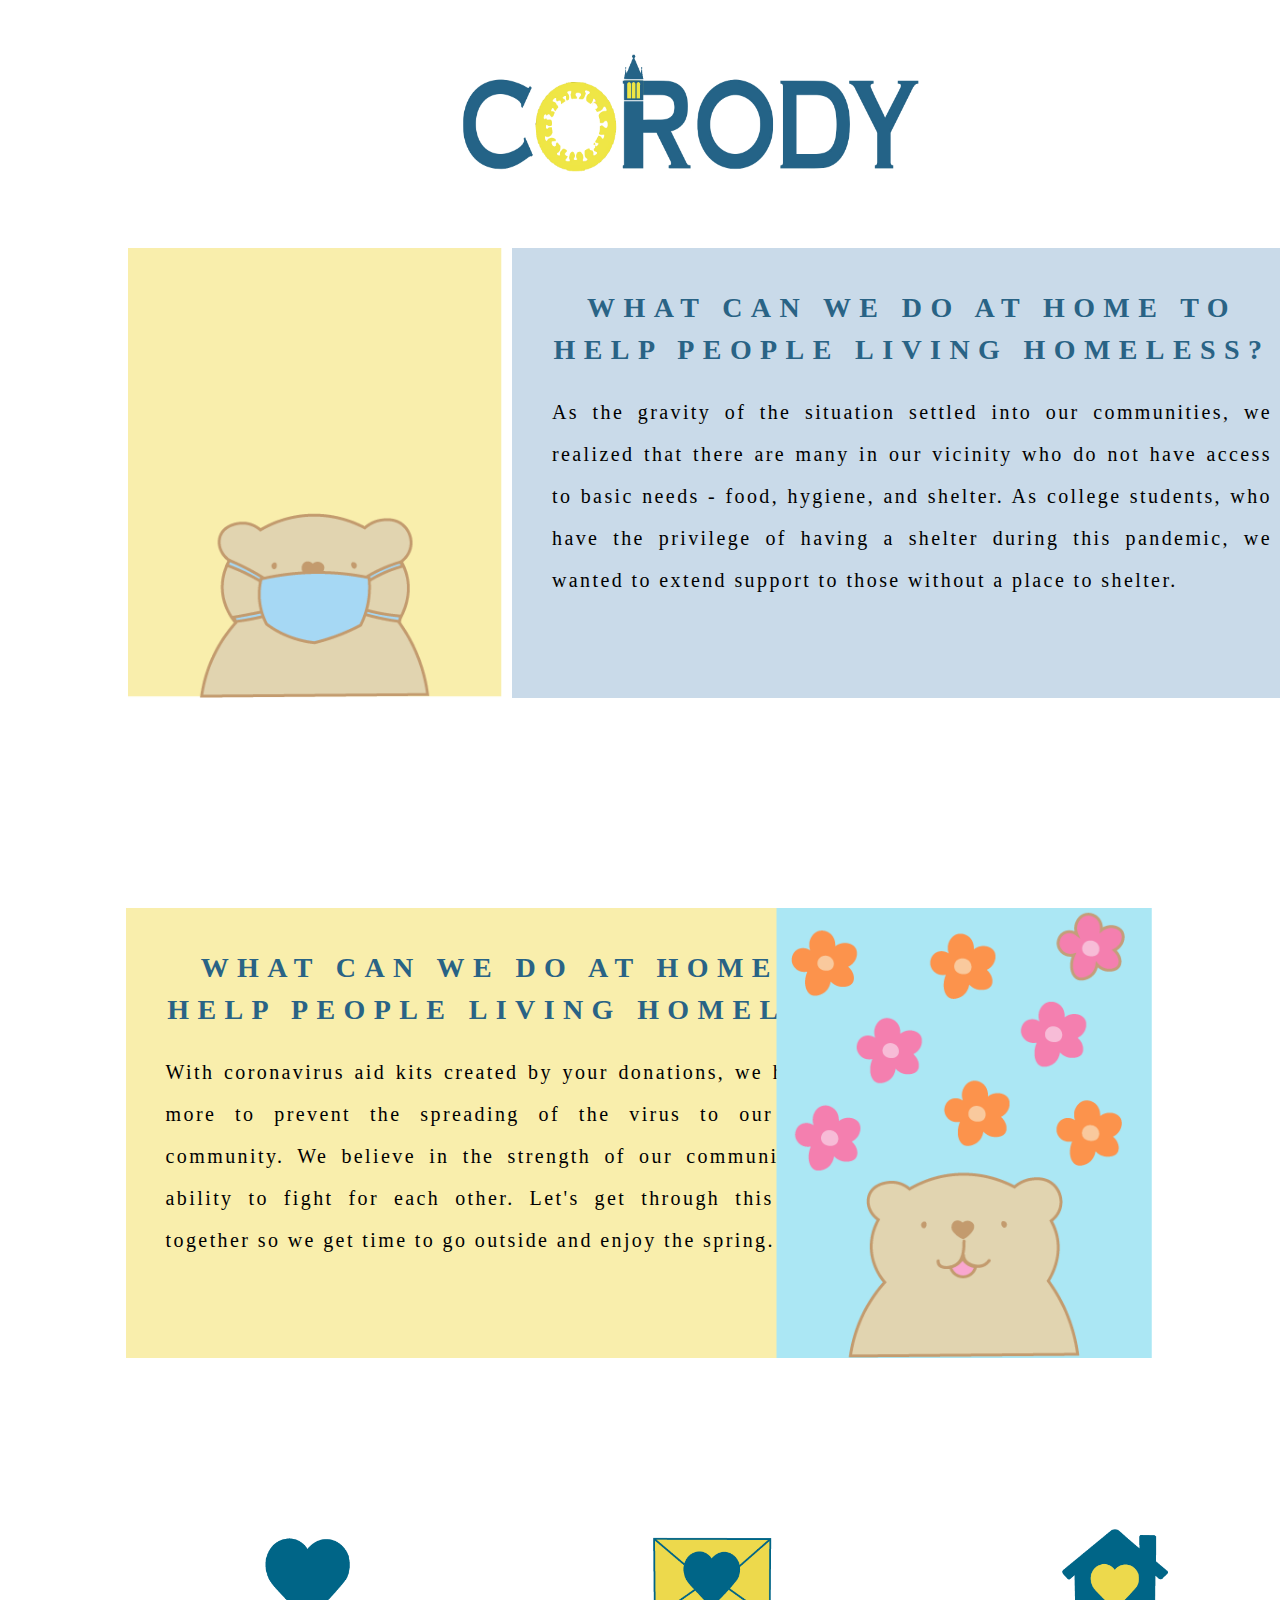
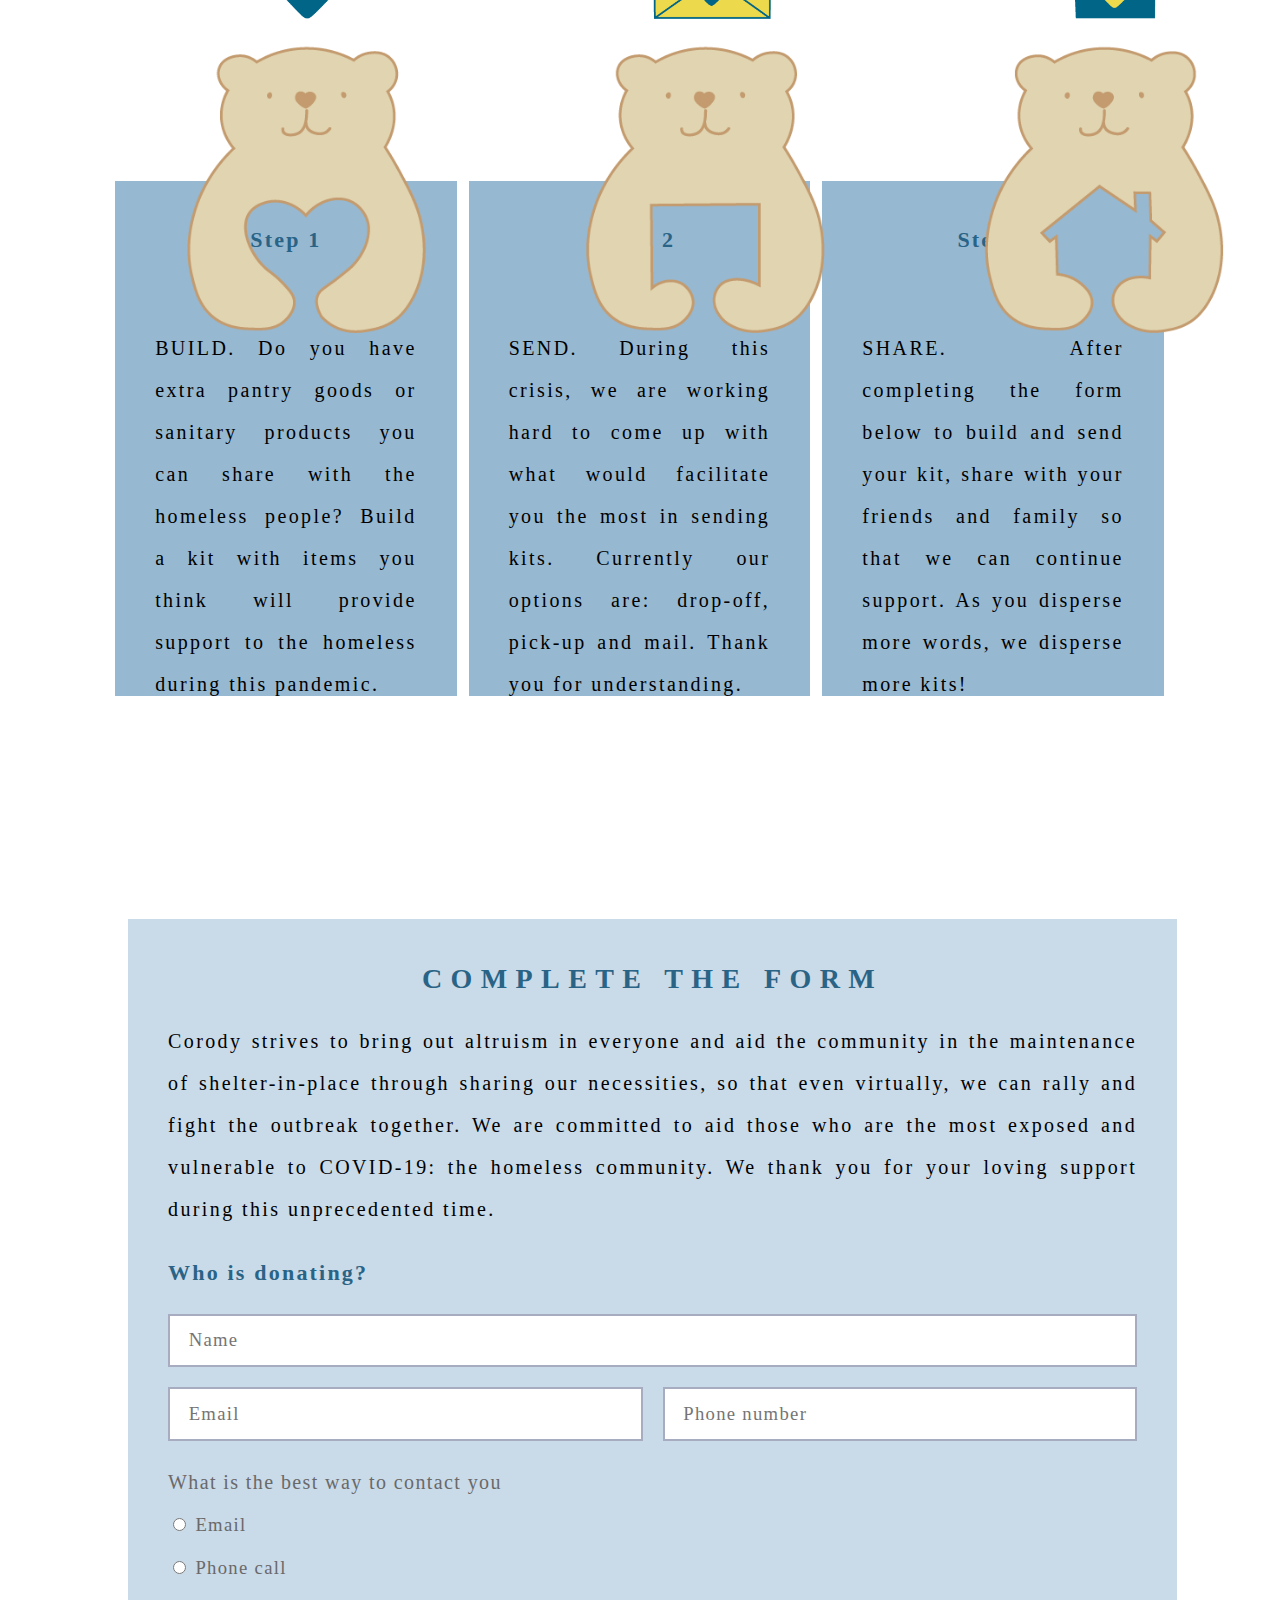
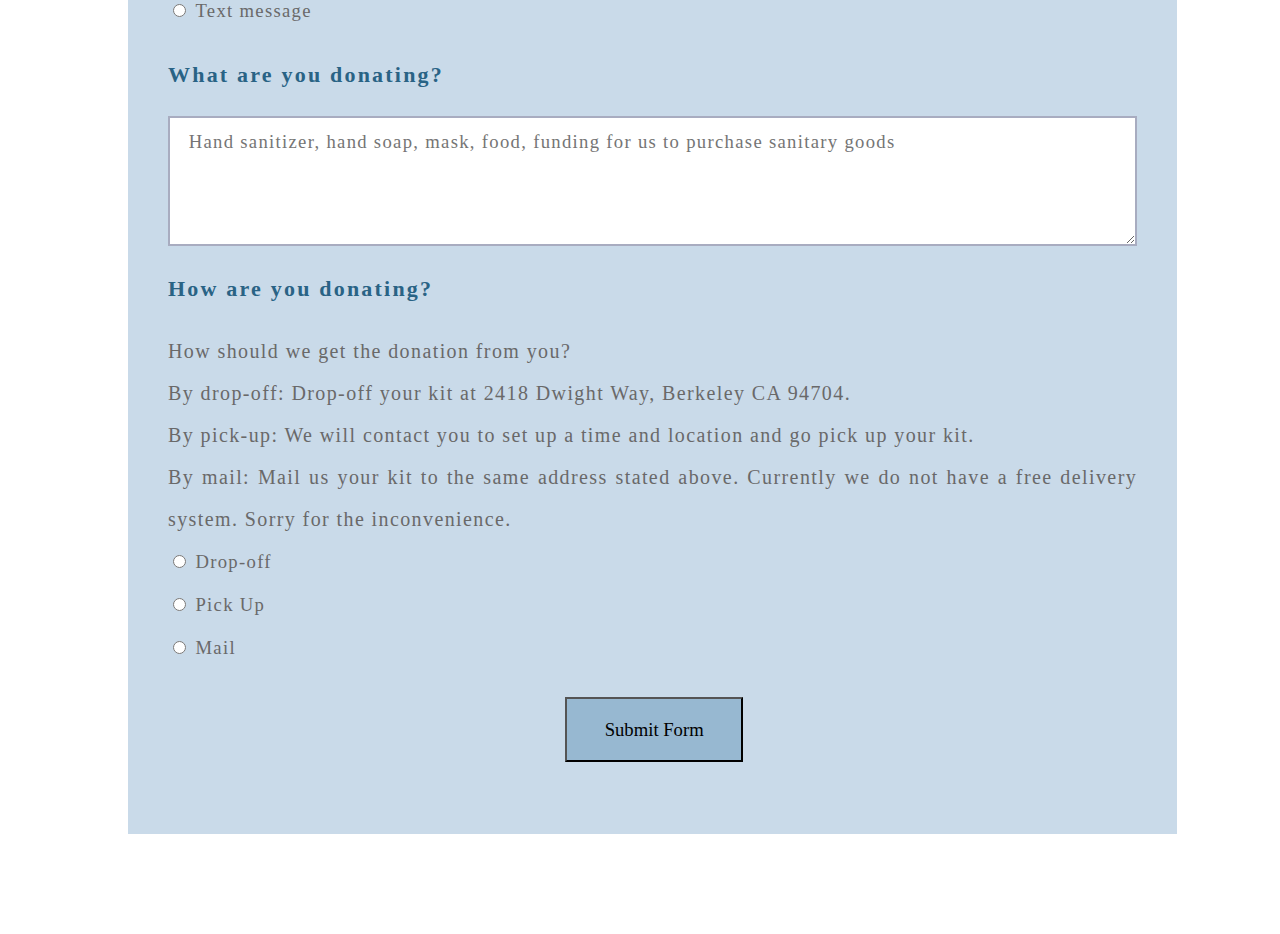
<file: index.html>
<!DOCTYPE HTML>

<html>
	<head>
		<title>Corody Web Application</title>
		<meta charset="utf-8"/>
		<meta name="viewport" content="width=device-width, initial-scale=1, user-scalable=no"/>
		<link rel="stylesheet" href="assets/files/main.css"/>
		<!-- <noscript><link rel="stylesheet" href="assets/css/noscript.css" /></noscript> -->
	</head>
		
		<section class="main first">
			<div class="content first">	
				<div id= "logo">
					<img src="assets/images/logo.png">
				</div>
				<div class="textbox format1">
					<article>
						<div id="bear1">
							<img src="assets/images/bear_mask.png">
						</div>
			  			<div class="text style1">
			  				<h1>What can we do at home to help people living homeless?</h1>
					  		<p>
								As the gravity of the situation settled into our communities, we realized that there are many in our vicinity who do not have access to basic needs - food, hygiene, and shelter. As college students, who have the privilege of having a shelter during this pandemic, we wanted to extend support to those without a place to shelter. 
							</p>
			  			</div>
			  		</article>
				</div>		
			</div>	
		</section>

		<section class="main second">
			<div class="content second">	
				<div class="textbox format2">
					<article>
						<div id="bear2">
							<img src="assets/images/bear_flower.png">
						</div>
			  			<div class="text style2">			
			  				<h1>What can we do at home to help people living homeless?</h1>
					  		<p> 
								With coronavirus aid kits created by your donations, we hope to do more to prevent the spreading of the virus to our homeless community. We believe in the strength of our community, in our ability to fight for each other. Let's get through this pandemic together so we get time to go outside and enjoy the spring.
							</p>
			  			</div>
			  		</article>
				</div>		
			</div>	
		</section>

		<section class="main third">
			<div class="content third">
				<div class="textbox format3">
					<div id="bears">
						<img src="assets/images/bears.png">
					</div>
					<div class="moving" id="icons">
						<img src="assets/images/icons.png">
					</div>
			
					<article>
			  			<div class="text style3">
			  				<h2>Step 1</h2>
					  		<p>
					  			BUILD. Do you have extra pantry goods or sanitary products you can share with the homeless people? Build a kit with items you think will provide support to the homeless during this pandemic. 
					    	</p>
					  	</div>
					</article>

					<article>
			  			<div class="text style3">
			  				<h2>Step 2</h2>
					  		<p>
					  			SEND. During this crisis, we are working hard to come up with what would facilitate you the most in sending kits. Currently our options are: drop-off, pick-up and mail. Thank you for understanding.
					  		</p>
					  	</div>
					</article>

					<article>
			  			<div class="text style3">
			  				<h2>Step 3</h2>
					  		<p>
					  			SHARE. 
					  			After completing the form below to build and send your kit, share with your friends and family so that we can continue support. As you disperse more words, we disperse more kits!
							</p>
					  	</div>
					</article>
				</div>
			</div>
		</section>

		<section class="main fourth">
			<div class="content fourth">
				<article>
			  		<div class="text style4">	
						<h1>Complete the Form</h1>
						<p>Corody strives to bring out altruism in everyone and aid the community in the maintenance of shelter-in-place through sharing our necessities, so that even virtually, we can rally and fight the outbreak together. We are committed to aid those who are the most exposed and vulnerable to COVID-19: the homeless community. We thank you for your loving support during this unprecedented time. 
 						</p>
						<form action="files/main.php" method="post">
							<h3>Who is donating?</h3>
							<div class="template">
								<div class="field">
									<input type="text" name="name" placeholder="Name">
								</div>
								<div class="field half1">
									<input type="text" name="email" placeholder="Email">
								</div>
								<div class="field half2">
									<input type="text" name="phone" placeholder="Phone number">
								</div>
								
								<div class="field">
									What is the best way to contact you<br>
									<input type="radio" name="contact">
									<label for="email">Email</label><br>
									<input type="radio" name="contact">
									<label for="phone-call">Phone call</label><br>
									<input type="radio" name="contact">
									<label for="text-message">Text message</label>
								</div>
							</div>
							<h3>What are you donating?</h3>
							<div class="template">
								<div class="field">
									<textarea name="message" placeholder="Hand sanitizer, hand soap, mask, food, funding for us to purchase sanitary goods"></textarea>
								</div>
							</div>
							<h3>How are you donating?</h3>
							<div class="template">
								<div class="field">
									How should we get the donation from you?<br>
									By drop-off: Drop-off your kit at 2418 Dwight Way, Berkeley CA 94704.<br>
									By pick-up: We will contact you to set up a time and location and go pick up your kit. <br>
									By mail:
									Mail us your kit to the same address stated above. Currently we do not have a free delivery system. Sorry for the inconvenience.<br>

									<input type="radio" name="send">
									<label for="drop-off">Drop-off</label><br>
									<input type="radio" name="send">
									<label for="pick-up">Pick Up</label><br>
									<input type="radio" name="send">
									<label for="mail">Mail</label>
								</div>
							</div>
							<input type="submit" value="Submit Form">
						</form>
					</div>
				</article>
			</div>
		</section>		
	</body>
</html>
</file>
<file: assets/files/main.css>
@import url("https://fonts.googleapis.com/css?family=Source+Sans+Pro:300,400,300italic,400italic");

/* Basic */

	html {
		height: 100%;
		margin: 0;
		box-sizing: border-box;
	}

	*, *:before, *:after {
		box-sizing: inherit;
	}

	body {
		background: white;
		overflow-y: scroll;
  		font-family: "Trebuchet MS";
  		letter-spacing: 0.1em;
		font-weight: 300;
		font-size: 18pt;
		line-height: 1.75em;
	}

/* Main */

	.main {
		display: flex;
		position: relative;
		align-items: center;
		justify-content: center;
		text-align: justify;	
	}

	.main > .content {
		width: 100%;
		height: 100%;
	}

	.main.first > .content {
		width: 100%;
		height: 100%;
	}

	.main.second > .content {
		width: 100%;
		height: 69vh;
	}

	.main.third > .content {
		width: 84%;
		height: 110vh;
	}

	.main.fourth > .content {
		width: 100%;
		height: 100%;
	}

/* Text */ 

	.textbox {
		display: flex;
		flex-wrap: wrap;
		width: 100%;
		height: 100vh;
	}

	.textbox.format1 article {
		width: 100%;
		height: 100%;
		padding-top: 10em;
		padding-left: 21em;
		position: absolute;
	}

	.textbox.format2 article {
		width: 100%;
		height: 100%;
		padding-left: 4.9em;
		position: absolute;
	}

	.textbox.format3 article {
		width: 33.3%;
		padding-top: 10.5em;
		padding-left: 6px;
		padding-right: 6px;
	}

	.textbox.format4 article {
		width: 100%;
		padding-top: 10em;
		padding-left: 21em;
		position: absolute;
	}

	.text {
		color: black;
		font-size: 20px;
		text-align: justify;
		display: inline-block;
		padding: 1em;
	}

	.text.style1 {
		width: 800px;
		height: 450px;
		background: #c9dae9;
		padding-left: 2em;
		padding-right: 2em;
	}

	.text.style2 {
		width: 800px;
		height: 450px;
		background: #f9eeac;
		padding-left: 2em;
		padding-right: 2em;
	}

	.text.style3 {
		width: 100%;
		height: 515px;
		background: #97b8d1;
		padding-top: 1em;
		padding-left: 2em;
		padding-right: 2em;
	}

	.text.style4 {
		width: 83%;
		height: 1515px;
		background: #c9dae9;
		padding-left: 2em;
		padding-right: 2em;
		margin-left: 6em;
		margin-bottom: 5em;
	}

	h1 {
		font-size: 28px;
		color: #296385;
		letter-spacing: 0.3em;
		text-transform: uppercase;
		text-align: center;
		font-weight: 700;
	}

	h2 {
		font-size: 22px;
		color: #296385;
		letter-spacing: 0.1em;
		text-align: center;
		font-weight: 700;
		margin-bottom: 3em;
	}

	h3 {
		font-size: 22px;
		color: #296385;
		letter-spacing: 0.1em;
		font-weight: 700;
		margin-bottom: 0em;
	}

/* Image */

	#logo img{
		position: absolute; 
		top: -5em; 
		left: 340px; 
		width: 50%; 
		height: 500px;
	}

	#bear1 img{
		position: absolute; 
		top: 10em; 
		left: 120px; 
		height: 450px;
	}

	#bear2 img{
		position: absolute; 
		/*top: 0em; */
		right: 120px; 
		height: 450px;
	}

	#bears img{
		top: -4em; 
		padding-left: 1.6em;
		position: absolute;
		height: 500px;
		z-index: 1;		
	}

	#icons img{
		padding-left: 6.5em;
		position: absolute;
		height: 90px;
	}

	.moving {
		position: relative;
		animation-timing-function: ease-in-out ;
		animation: moveup 10s;
		/*animation-fill-mode: forwards;*/
	}

	@keyframes moveup {
		from {top: 100px;}
		to {top: 0;}
	}

/* Form */

	form {
		width: 100%;	
	}

	form > .template {
		display: flex;
		flex-wrap: wrap;
		align-items: center;
		justify-content: center;
		color: #696969;
		letter-spacing: 0.07em;
	}

	form > .template > .field {		
		width: 100%;
		padding: 1em 0em 0em 0em;		
	}

	form > .template > .field.half1 {
		
		width: 50%;
		padding-right: 10px;
	}

	form > .template > .field.half2 {
		
		width: 50%;
		padding-left: 10px;
	}

	input[type="text"],
	input[type="email"],
	textarea {
		width: 100%;
		padding: 0.2em 0em 0.2em 1em;
		font: inherit;
		font-size: 14pt;
		letter-spacing: 0.07em;
		display: block;
		border: solid 2px #a8acc0;
	}

	textarea {
		height: 7em;
	}

	input[type="radio"],
	label {
		font: inherit;
		font-size: 14pt;
		color: #696969;
		letter-spacing: 0.07em;
		margin-top: 0em;
		margin-bottom: 0em;
	}

	input[type="submit"],
	.button,
	button {
		padding: 0.5em 2em 0.5em 2em;
		background-color: #97b8d1;
		font: inherit;
		font-size: 14pt;
		cursor: pointer;
		margin-left: 41%;
		margin-top: 1.5em;
		display: inline-block;
		text-align: center;
	}

	input[type="submit"]:hover,
	.button:hover,
	button:hover {
		opacity: 0.8;
	}
</file>
